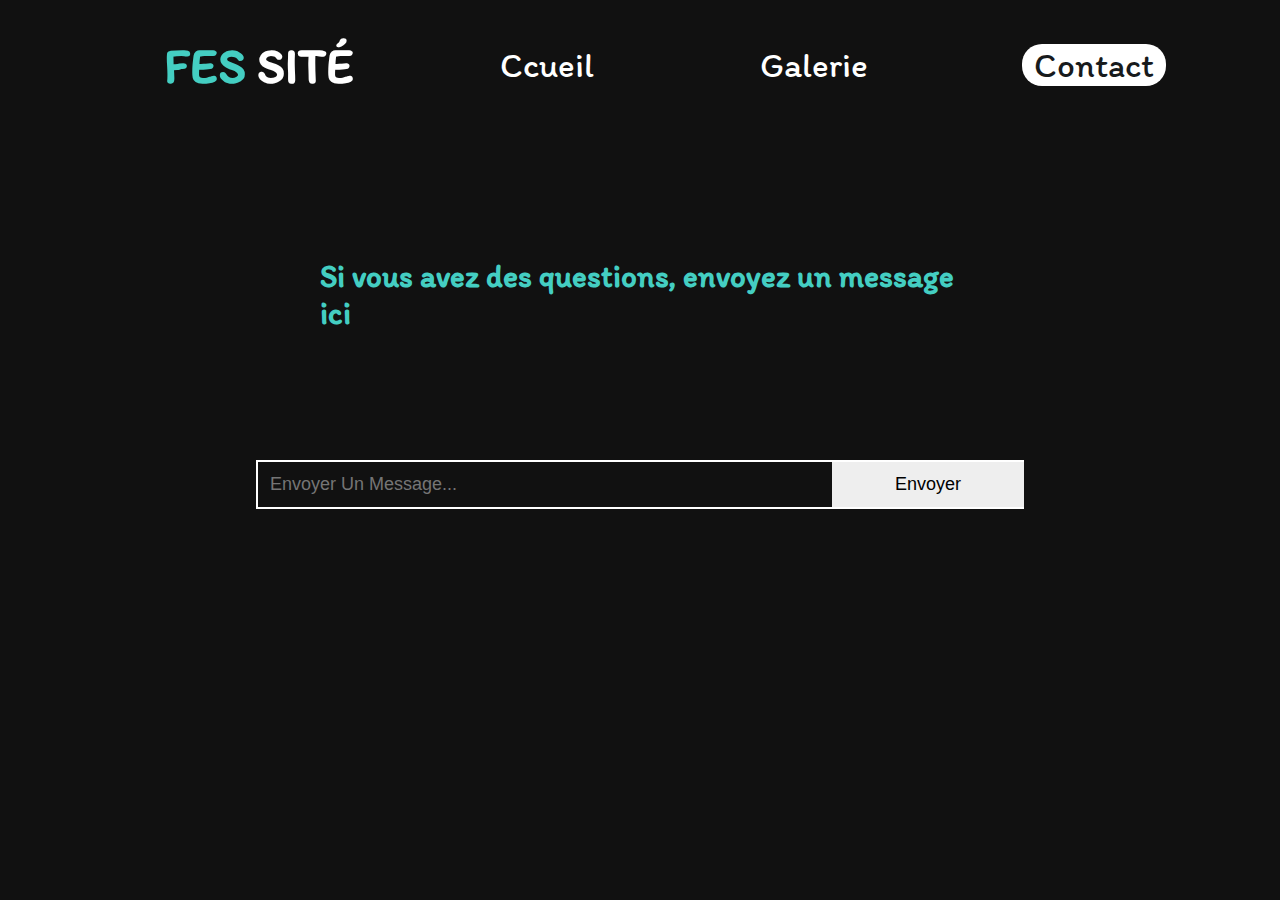
<file: houssam chaaibi/cont/index.html>
<!DOCTYPE html>
<html lang="en">
<head>
    <meta charset="UTF-8">
    <meta http-equiv="X-UA-Compatible" content="IE=edge">
    <meta name="viewport" content="width=device-width, initial-scale=1.0">
    <link rel="shortcut icon" href="2.png" type="image/x-icon">
    <link rel="stylesheet" href="style.css">
    <link href="https://fonts.googleapis.com/css2?family=Cairo:wght@600&family=Dosis&family=Itim&family=Josefin+Sans&family=Merriweather:wght@700&family=Oswald&family=Passions+Conflict&family=Permanent+Marker&family=Roboto&family=Rubik:wght@800&family=Special+Elite&display=swap" rel="stylesheet">
    <title>FES</title>
</head>
<body>
    <section class="home">
        <nav>
          <h1 class="logo"><a href="file:///C:/Users/Invit%C3%A9/Desktop/houssam%20chaaibi/acc/acc.html"><span>FES</span> Sité</span></a></h1>
          <ul>
            <li><a href="file:///C:/Users/Invit%C3%A9/Desktop/houssam%20chaaibi/acc/acc.html">Ccueil</a></li>
            <li><a href="file:///C:/Users/Invit%C3%A9/Desktop/houssam%20chaaibi/gl/Galerie.html">Galerie</a></li>
            <li><a href="" class="active">Contact</a></li>
          </ul>
        </nav>
      </section>
      <h2>Si vous avez des questions, envoyez un message ici</h2>
      <div class="main">
        <input type="text" name="Search" placeholder="Envoyer Un Message...">
        <a href="file:///C:/Users/Invit%C3%A9/Desktop/houssam%20chaaibi/cont/Contact.html"><button>Envoyer</button></a>
      </div>
    </section>
</body>
</html>
</file>
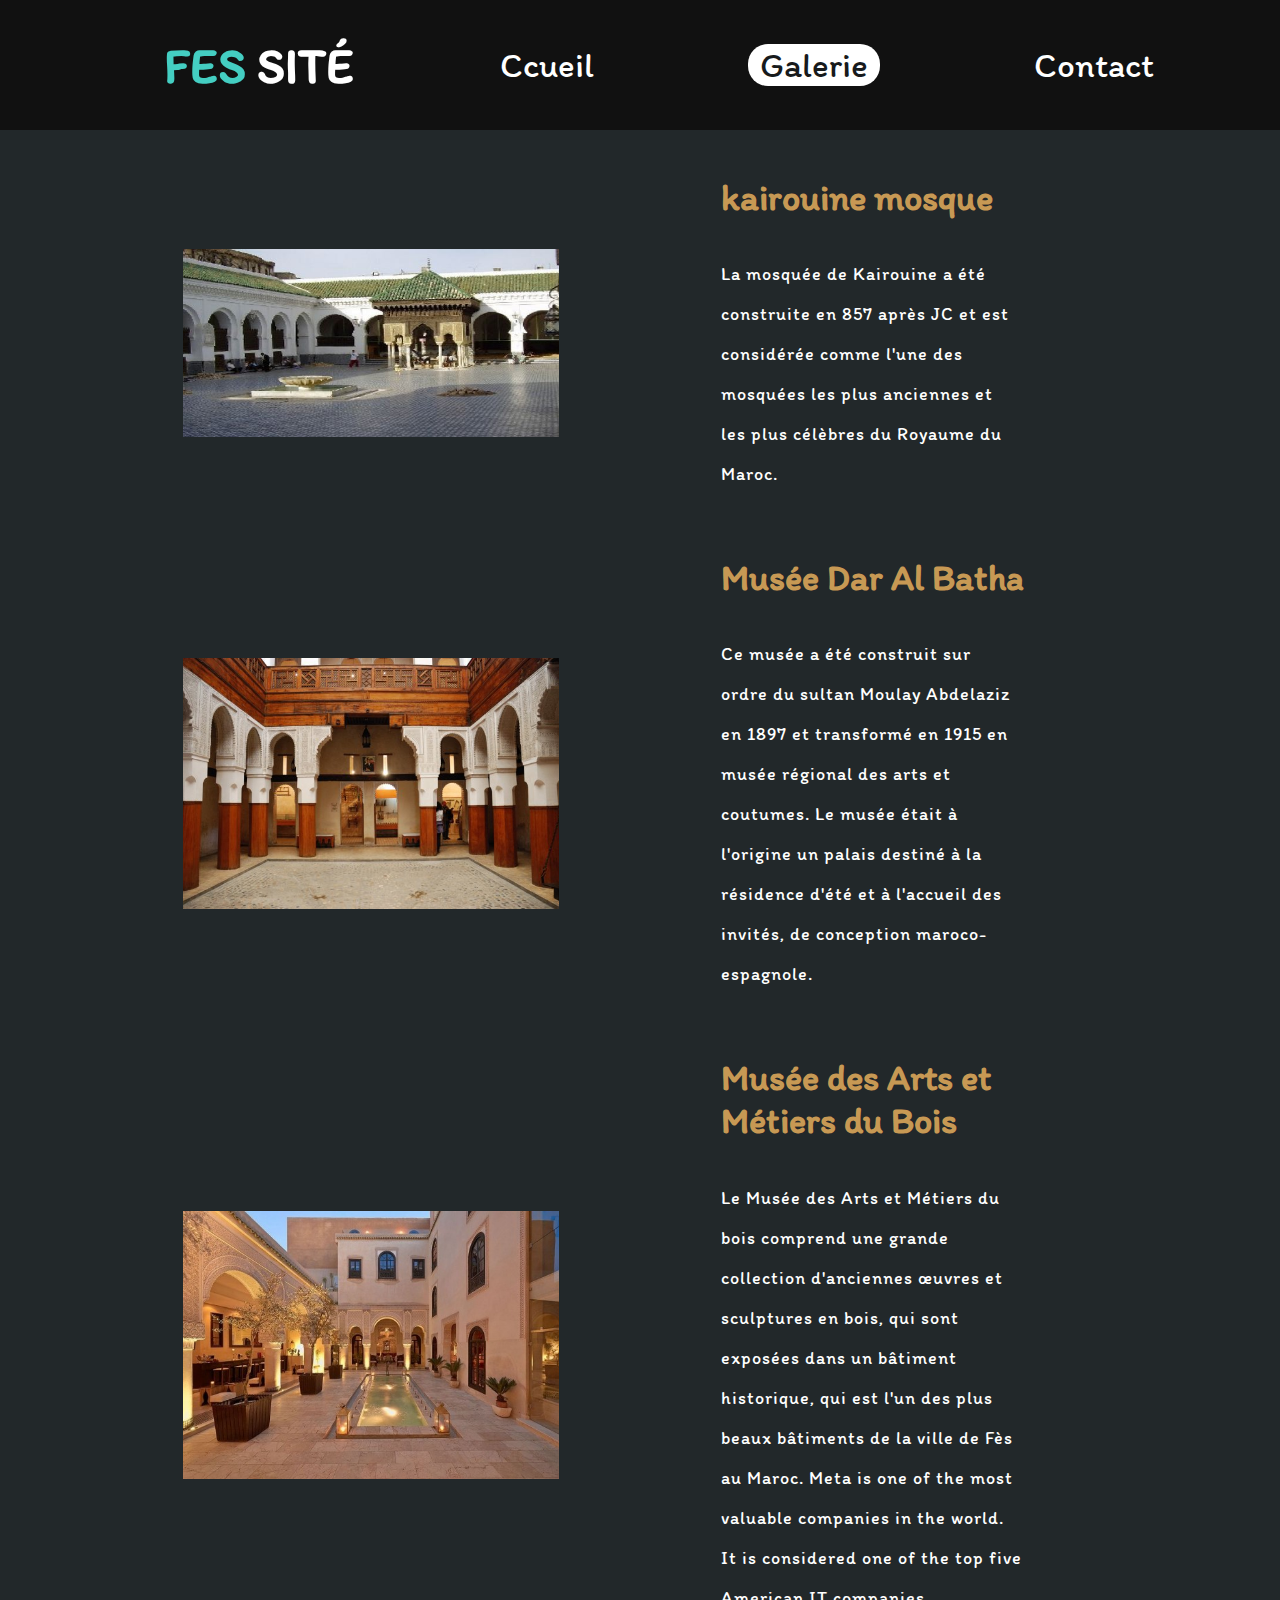
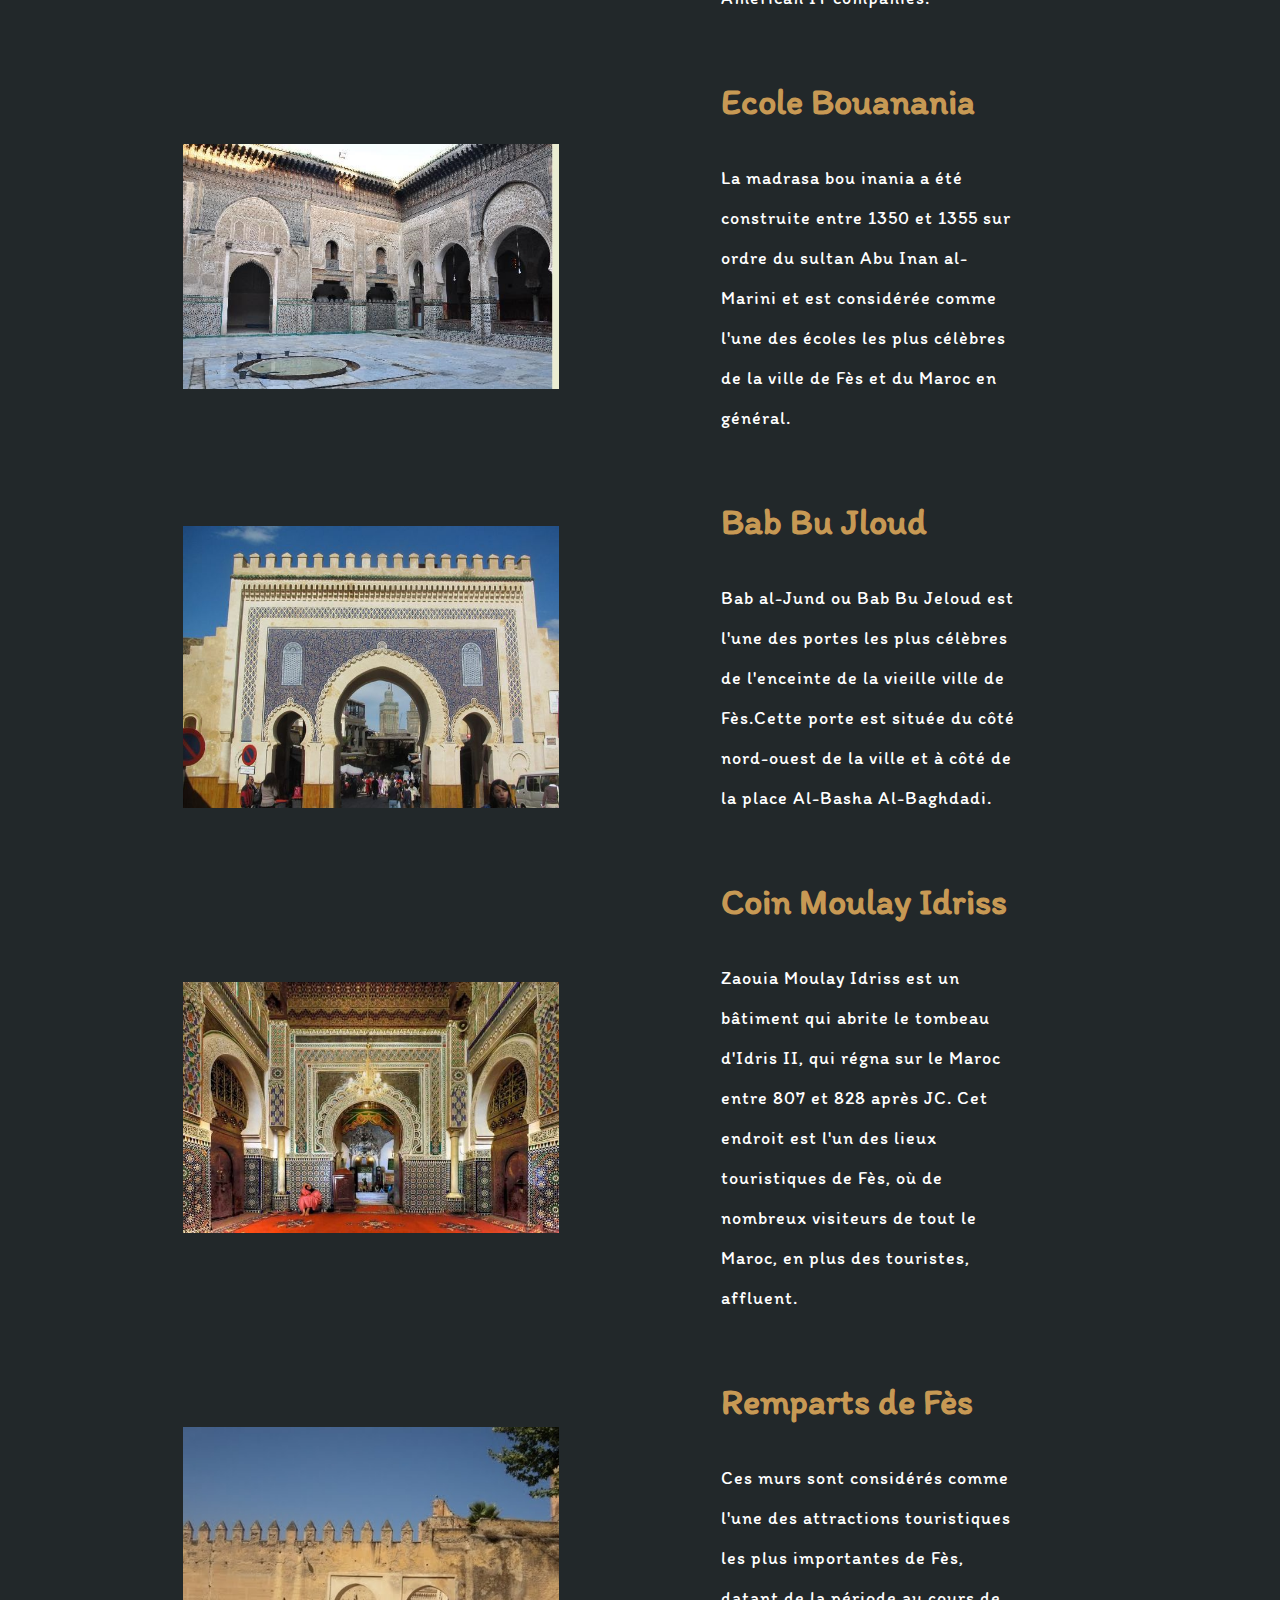
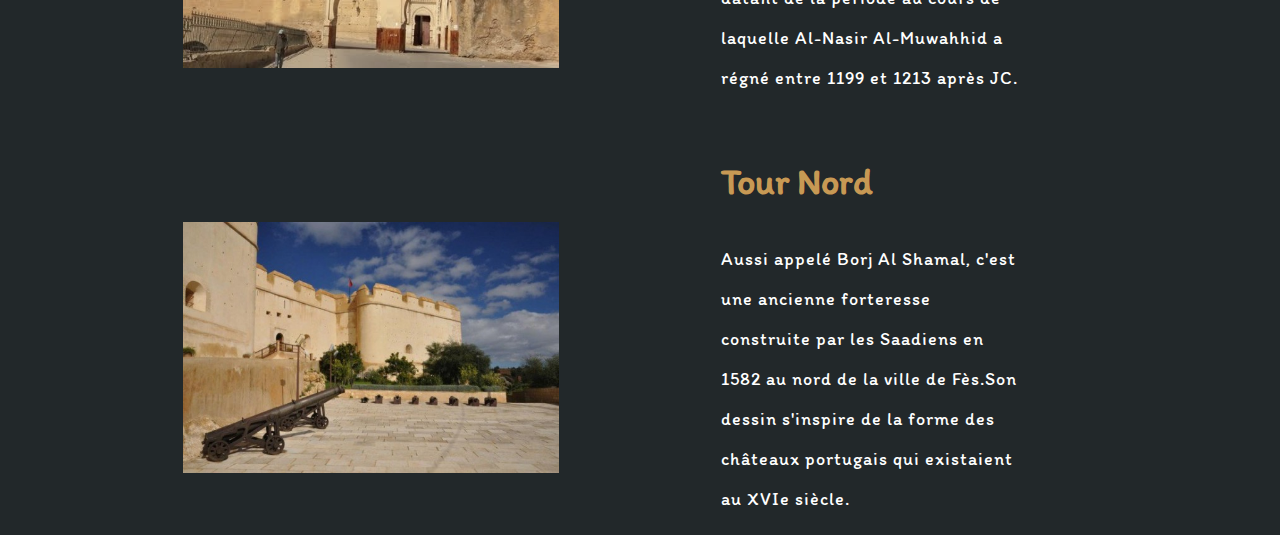
<file: houssam chaaibi/gl/index.html>
<!DOCTYPE html>
<html lang="en">
<head>
    <meta charset="UTF-8">
    <meta http-equiv="X-UA-Compatible" content="IE=edge">
    <meta name="viewport" content="width=device-width, initial-scale=1.0">
    <link rel="shortcut icon" href="2.png" type="image/x-icon">
    <link rel="stylesheet" href="style.css">
    <link href="https://fonts.googleapis.com/css2?family=Cairo:wght@600&family=Dosis&family=Itim&family=Josefin+Sans&family=Merriweather:wght@700&family=Oswald&family=Passions+Conflict&family=Permanent+Marker&family=Roboto&family=Rubik:wght@800&family=Special+Elite&display=swap" rel="stylesheet">
    <title>FES</title>
</head>
<body>
    <section class="home">
        <nav>
          <h1 class="logo"><a href="file:///C:/Users/Invit%C3%A9/Desktop/houssam%20chaaibi/acc/acc.html"><span>FES</span> Sité</span></a></h1>
          <ul>
            <li><a href="file:///C:/Users/Invit%C3%A9/Desktop/houssam%20chaaibi/acc/acc.html">Ccueil</a></li>
            <li><a href="" class="active">Galerie</a></li>
            <li><a href="file:///C:/Users/Invit%C3%A9/Desktop/houssam%20chaaibi/cont/Contact.html">Contact</a></li>
          </ul>
        </nav>
      </section>
      <!-- 1::::: -->
      <section class="Introduction">
        <div class="container_images">
          <img src="01.jpg" alt="" class="w">
    
        </div>
        <div class="container_texet">
          <h6>kairouine mosque</h6>
          <p>
            La mosquée de Kairouine a été construite en 857 après JC et est considérée comme l'une des mosquées les plus anciennes et les plus célèbres du Royaume du Maroc.
          </p>
        </div>
      </section>
      <!-- 2::::: -->
      <section class="Introduction">
        <div class="container_images">
          <img src="02.jpg" alt="" class="w">
    
        </div>
        <div class="container_texet">
          <h6>Musée Dar Al Batha</h6>
          <p>
            Ce musée a été construit sur ordre du sultan Moulay Abdelaziz en 1897 et transformé en 1915 en musée régional des arts et coutumes. Le musée était à l'origine un palais destiné à la résidence d'été et à l'accueil des invités, de conception maroco-espagnole.
          </p>
        </div>
      </section>
      <!-- ...::::3 -->
      <section class="Introduction">
        <div class="container_images">
          <img src="03.jpg" alt="" class="w">
    
        </div>
        <div class="container_texet">
          <h6>Musée des Arts et Métiers du Bois</h6>
          <p>
            Le Musée des Arts et Métiers du bois comprend une grande collection d'anciennes œuvres et sculptures en bois, qui sont exposées dans un bâtiment historique, qui est l'un des plus beaux bâtiments de la ville de Fès au Maroc.
            Meta is one of the most valuable companies in the world. It is considered one of the top five American IT companies.
          </p>
        </div>
      </section>
      <!-- ...::::4 -->
      <section class="Introduction">
        <div class="container_images">
          <img src="04.jpg" alt="" class="w">
    
        </div>
        <div class="container_texet">
          <h6>Ecole Bouanania</h6>
          <p>
            La madrasa bou inania a été construite entre 1350 et 1355 sur ordre du sultan Abu Inan al-Marini et est considérée comme l'une des écoles les plus célèbres de la ville de Fès et du Maroc en général.
          </p>
        </div>
      </section>
      <!-- ...::::5 -->
      <section class="Introduction">
        <div class="container_images">
          <img src="05.jpg" alt="" class="w">
    
        </div>
        <div class="container_texet">
          <h6>Bab Bu Jloud</h6>
          <p>
            Bab al-Jund ou Bab Bu Jeloud est l'une des portes les plus célèbres de l'enceinte de la vieille ville de Fès.Cette porte est située du côté nord-ouest de la ville et à côté de la place Al-Basha Al-Baghdadi.
          </p>
        </div>
      </section>
      <!-- ...::::6 -->
      <section class="Introduction">
        <div class="container_images">
          <img src="06.jpg" alt="" class="w">
    
        </div>
        <div class="container_texet">
          <h6>Coin Moulay Idriss</h6>
          <p>
            Zaouia Moulay Idriss est un bâtiment qui abrite le tombeau d'Idris II, qui régna sur le Maroc entre 807 et 828 après JC. Cet endroit est l'un des lieux touristiques de Fès, où de nombreux visiteurs de tout le Maroc, en plus des touristes, affluent.
          </p>
        </div>
      </section>
      <!-- ...::::7 -->
      <section class="Introduction">
        <div class="container_images">
          <img src="07.jpg" alt="" class="w">
    
        </div>
        <div class="container_texet">
          <h6>Remparts de Fès</h6>
          <p>
            Ces murs sont considérés comme l'une des attractions touristiques les plus importantes de Fès, datant de la période au cours de laquelle Al-Nasir Al-Muwahhid a régné entre 1199 et 1213 après JC.
          </p>
        </div>
      </section>
      <!-- ...::::8 -->
      <section class="Introduction">
        <div class="container_images">
          <img src="08.jpg" alt="" class="w">
    
        </div>
        <div class="container_texet">
          <h6>Tour Nord</h6>
          <p>
            Aussi appelé Borj Al Shamal, c'est une ancienne forteresse construite par les Saadiens en 1582 au nord de la ville de Fès.Son dessin s'inspire de la forme des châteaux portugais qui existaient au XVIe siècle.
          </p>
        </div>
      </section>
</body>
</html>
</file>
<file: houssam chaaibi/cont/style.css>
:root {
    --primaryColor : #44cec2 ;
    --secondaryColor : #e6ae5cdc ;
    --lightColor : #ffffff ;
    --bgColor-1: #171a1c ;
    --bgColor-2: #22282a ;
    --padding: 8%;
 }  

* {
    margin: 0;
    padding: 0;
    box-sizing: border-box;
}
/* body */
body{
    background-color: #111;
    overflow-x: hidden;
    font-family: 'Josefin Sans', sans-serif;
    font-size: 16px;
    color: var( --lightColor);
    width: 100%;
    height: 100vh;
    font-family: 'Itim', cursive;
}
/* home */
span{
    color: var(--primaryColor);
}
nav{
    display: flex;
    justify-content: space-between;
    align-items: center;
    margin: 0 40px;
    padding: 20px 40px;
    width: 100%;
}
.logo{
    color: var(--lightColor);
    font-size: 50px;
    text-decoration: none;
    padding-left: 60px;
    text-transform: uppercase;      
 }  
li{
    display: inline-block;
    list-style: none;
    margin: 1.5rem 1.5rem;
    padding-right: 90px; 
}
li a{
    color: var(--lightColor);
    font-size: 35px;
    text-decoration: none;
    padding: 0 12px;
    transition: 0.3s;
}
.logo a{
    color: var(--lightColor);
    font-size: 50px;
    text-decoration: none;
    padding: 12px 24px;  
}
li a:hover, .active{
    background-color: var(--lightColor);
    border-radius: 20px;
    color: var(--bgColor-1);
}
p{
    color: var(--lightColor);
    letter-spacing: 1px;
    line-height: 2rem;
    font-size: 18px;
    padding-top: 2.2rem;
    line-height: 40px;
    width: 80%;
}
/* ;;;; */
.main{
    margin:10% auto;
    width: 60%;
  }
.main input,button{
    width:75%;
    border:2px solid white;
    border-right:0px;
    font-size: 18px;
    padding:12px;
    background-color: transparent;
    color:white;
  }
  .main input:hover{
    opacity: .8;
  }
  .main button{
    width:25%;
    background-color: #eee;
    color:black;
    transition: all 0.3s;
    float: right;
    border-left:0px;
  }
  .main button:hover{
    opacity: .8;
  }
  h2{
    color: var(--primaryColor);
    padding-top: 10%;
    font-size: 31px;
    margin:auto;
    width: 50%;
}
</file>
<file: houssam chaaibi/gl/style.css>
:root {
    --primaryColor : #44cec2 ;
    --secondaryColor : #e6ae5cdc ;
    --lightColor : #ffffff ;
    --bgColor-1: #171a1c ;
    --bgColor-2: #22282a ;
    --padding: 8%;
 }  

* {
    margin: 0;
    padding: 0;
    box-sizing: border-box;
}

/* body */
body{
    background-color: #111;
    overflow-x: hidden;
    font-family: 'Josefin Sans', sans-serif;
    font-size: 16px;
    color: var( --lightColor);
    /* width: 100%; */
    /* height: 100vh; */
    font-family: 'Itim', cursive;
}
/* home */
span{
    color: var(--primaryColor);
}
nav{
    display: flex;
    justify-content: space-between;
    align-items: center;
    margin: 0 40px;
    padding: 20px 40px;
    width: 100%;
}
.logo{
    color: var(--lightColor);
    font-size: 50px;
    text-decoration: none;
    padding-left: 60px;
    text-transform: uppercase;      
 }  
li{
    display: inline-block;
    list-style: none;
    margin: 1.5rem 1.5rem;
    padding-right: 90px;
}
li a{
    color: var(--lightColor);
    font-size: 35px;
    text-decoration: none;
    padding: 0 12px;
    transition: 0.3s;
}
.logo a{
    color: var(--lightColor);
    font-size: 50px;
    text-decoration: none;
    padding: 12px 24px;
}
li a:hover, .active{
    background-color: var(--lightColor);
    border-radius: 20px;
    color: var(--bgColor-1);
}
p{
    color: var(--lightColor);
    letter-spacing: 1px;
    line-height: 2rem;
    font-size: 18px;
    padding-top: 2.2rem;
    line-height: 40px;
    width: 80%;
}
/* Introduction............................................................................. */
.Introduction{
    background-color: var(--bgColor-2);
    padding: 1rem var(--padding);
    display: flex;
    align-items: center;
    justify-content: space-around;
}
.Introduction .container_images{
    width: 35%; 
}
.Introduction .container_images img{
    width: 100%;
    padding-top: 50px;
}
h6 {
    font-size: 36px;
    cursor: 0.12rem;
    letter-spacing: pointer;
    color: var(--secondaryColor);
    padding-top: 30px;
}
.Introduction .container_texet{
    width: 35%;
}
</file>
